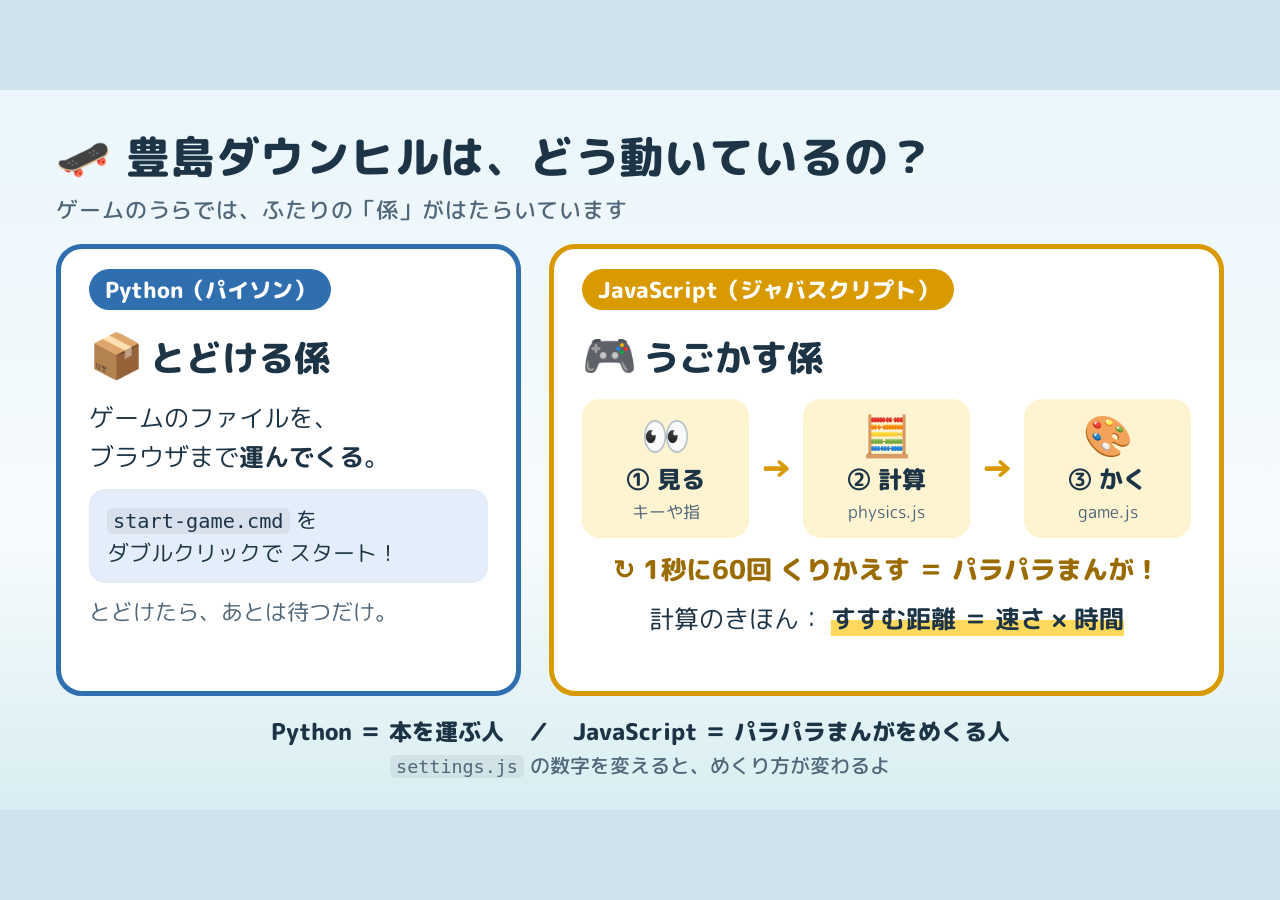
<file: docs/how-it-works.html>
<!doctype html>
<html lang="ja">
<head>
<meta charset="utf-8">
<meta name="viewport" content="width=device-width, initial-scale=1">
<title>豊島ダウンヒルのしくみ</title>
<link rel="preconnect" href="https://fonts.googleapis.com">
<link href="https://fonts.googleapis.com/css2?family=M+PLUS+Rounded+1c:wght@500;800&display=swap" rel="stylesheet">
<style>
  :root {
    --sky: #eaf6fb; --ink: #1d3446; --sub: #50677a;
    --py: #2f6fb0; --py-bg: #e4eefa;
    --js: #d99a00; --js-bg: #fff4d1;
    --card: #ffffff;
  }
  * { box-sizing: border-box; }
  html, body { margin: 0; height: 100%; background: #cfe3ec; overflow: hidden; }
  body { display: grid; place-items: center; font-family: "M PLUS Rounded 1c", "Hiragino Maru Gothic ProN", "Meiryo", sans-serif; color: var(--ink); }
  .slide {
    width: 1280px; height: 720px; flex: none;
    background: linear-gradient(180deg, var(--sky) 0%, #f7fbfd 62%, #d8eef2 100%);
    padding: 34px 56px 30px; display: flex; flex-direction: column; gap: 18px;
    transform-origin: center; position: relative; overflow: hidden;
  }
  h1 { margin: 0; font-size: 44px; font-weight: 800; letter-spacing: .02em; }
  h1 small { display: block; font-size: 22px; font-weight: 500; color: var(--sub); margin-top: 4px; }
  .cols { display: grid; grid-template-columns: 1fr 1.45fr; gap: 28px; flex: 1; }
  .card { background: var(--card); border-radius: 26px; padding: 20px 28px; display: flex; flex-direction: column; gap: 12px; }
  .py { border: 5px solid var(--py); }
  .js { border: 5px solid var(--js); }
  .tag { display: inline-block; font-size: 22px; font-weight: 800; color: #fff; padding: 4px 16px; border-radius: 99px; align-self: flex-start; }
  .py .tag { background: var(--py); }
  .js .tag { background: var(--js); }
  .role { margin: 0; font-size: 36px; font-weight: 800; }
  .role .ic { font-size: 44px; margin-right: 6px; }
  p { margin: 0; font-size: 25px; line-height: 1.55; }
  .box { border-radius: 16px; padding: 14px 18px; font-size: 22px; line-height: 1.5; }
  .py .box { background: var(--py-bg); }
  .js .box { background: var(--js-bg); }
  code { font-family: Consolas, "Meiryo", monospace; font-size: .92em; background: rgba(0,0,0,.06); padding: 1px 6px; border-radius: 6px; }
  .loop { display: flex; align-items: center; gap: 10px; }
  .step { flex: 1; background: var(--js-bg); border-radius: 18px; padding: 14px 10px; text-align: center; }
  .step b { display: block; font-size: 40px; line-height: 1.1; }
  .step span { display: block; font-size: 24px; font-weight: 800; margin-top: 4px; }
  .step i { display: block; font-style: normal; font-size: 17px; color: var(--sub); margin-top: 2px; }
  .arrow { font-size: 34px; color: var(--js); font-weight: 800; }
  .again { text-align: center; font-size: 26px; font-weight: 800; color: #9a6c00; }
  .formula { text-align: center; font-size: 25px; }
  .formula strong { background: linear-gradient(transparent 55%, #ffd95e 55%); }
  footer { font-size: 23px; text-align: center; font-weight: 800; }
  footer span { display: block; color: var(--sub); font-weight: 500; font-size: 20px; margin-top: 2px; }
</style>
</head>
<body>
<div class="slide" id="slide">
  <h1>🛹 豊島ダウンヒルは、どう動いているの？
    <small>ゲームのうらでは、ふたりの「係」がはたらいています</small>
  </h1>

  <div class="cols">
    <section class="card py">
      <span class="tag">Python（パイソン）</span>
      <h2 class="role"><span class="ic">📦</span>とどける係</h2>
      <p>ゲームのファイルを、<br>ブラウザまで<b>運んでくる</b>。</p>
      <div class="box"><code>start-game.cmd</code> を<br>ダブルクリックで スタート！</div>
      <p style="font-size:22px;color:var(--sub)">とどけたら、あとは待つだけ。</p>
    </section>

    <section class="card js">
      <span class="tag">JavaScript（ジャバスクリプト）</span>
      <h2 class="role"><span class="ic">🎮</span>うごかす係</h2>
      <div class="loop">
        <div class="step"><b>👀</b><span>① 見る</span><i>キーや指</i></div>
        <div class="arrow">→</div>
        <div class="step"><b>🧮</b><span>② 計算</span><i>physics.js</i></div>
        <div class="arrow">→</div>
        <div class="step"><b>🎨</b><span>③ かく</span><i>game.js</i></div>
      </div>
      <div class="again">↻ 1秒に60回 くりかえす ＝ パラパラまんが！</div>
      <div class="formula">計算のきほん： <strong>すすむ距離 ＝ 速さ × 時間</strong></div>
    </section>
  </div>

  <footer>Python ＝ 本を運ぶ人　／　JavaScript ＝ パラパラまんがをめくる人
    <span><code>settings.js</code> の数字を変えると、めくり方が変わるよ</span>
  </footer>
</div>
<script>
  // 画面の大きさに合わせて、スライドをまるごと拡大・縮小する
  function fit() {
    const s = Math.min(innerWidth / 1280, innerHeight / 720);
    document.getElementById('slide').style.transform = 'scale(' + s + ')';
  }
  addEventListener('resize', fit); fit();
</script>
</body>
</html>
</file>
